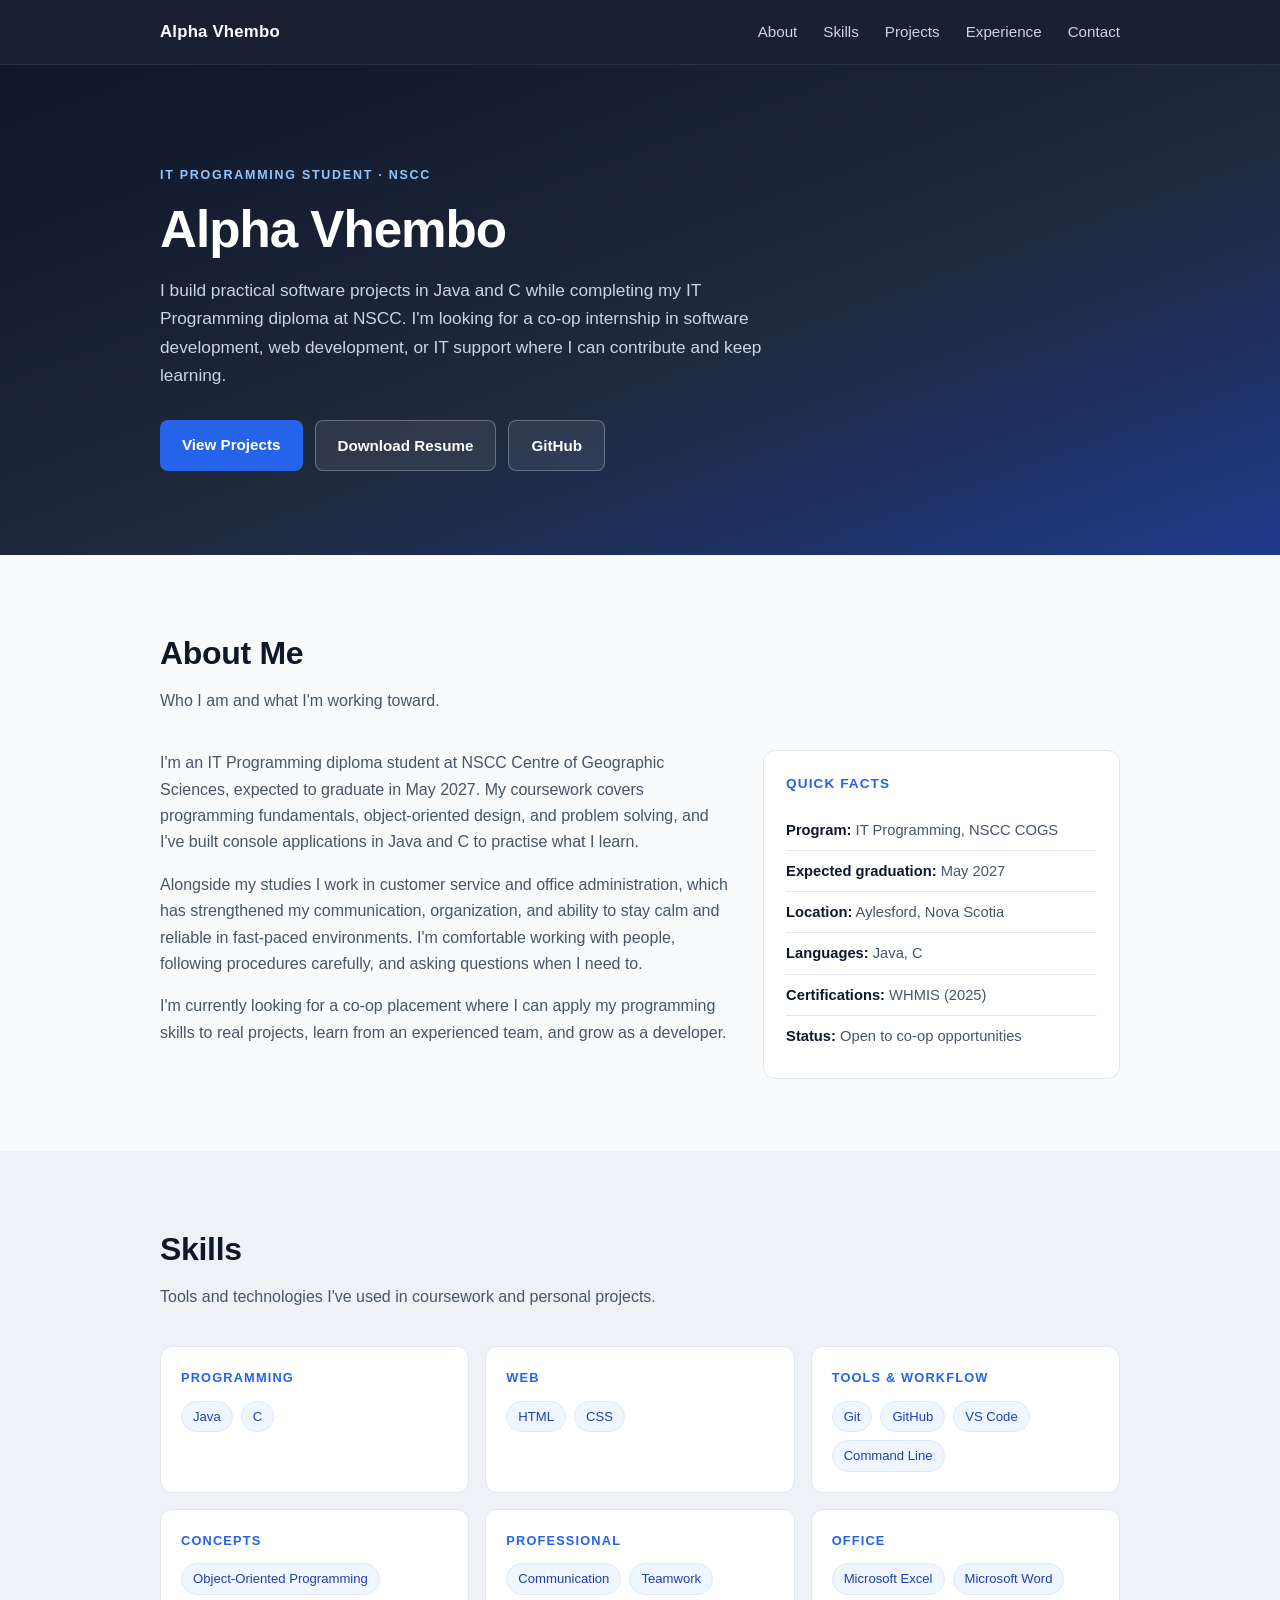
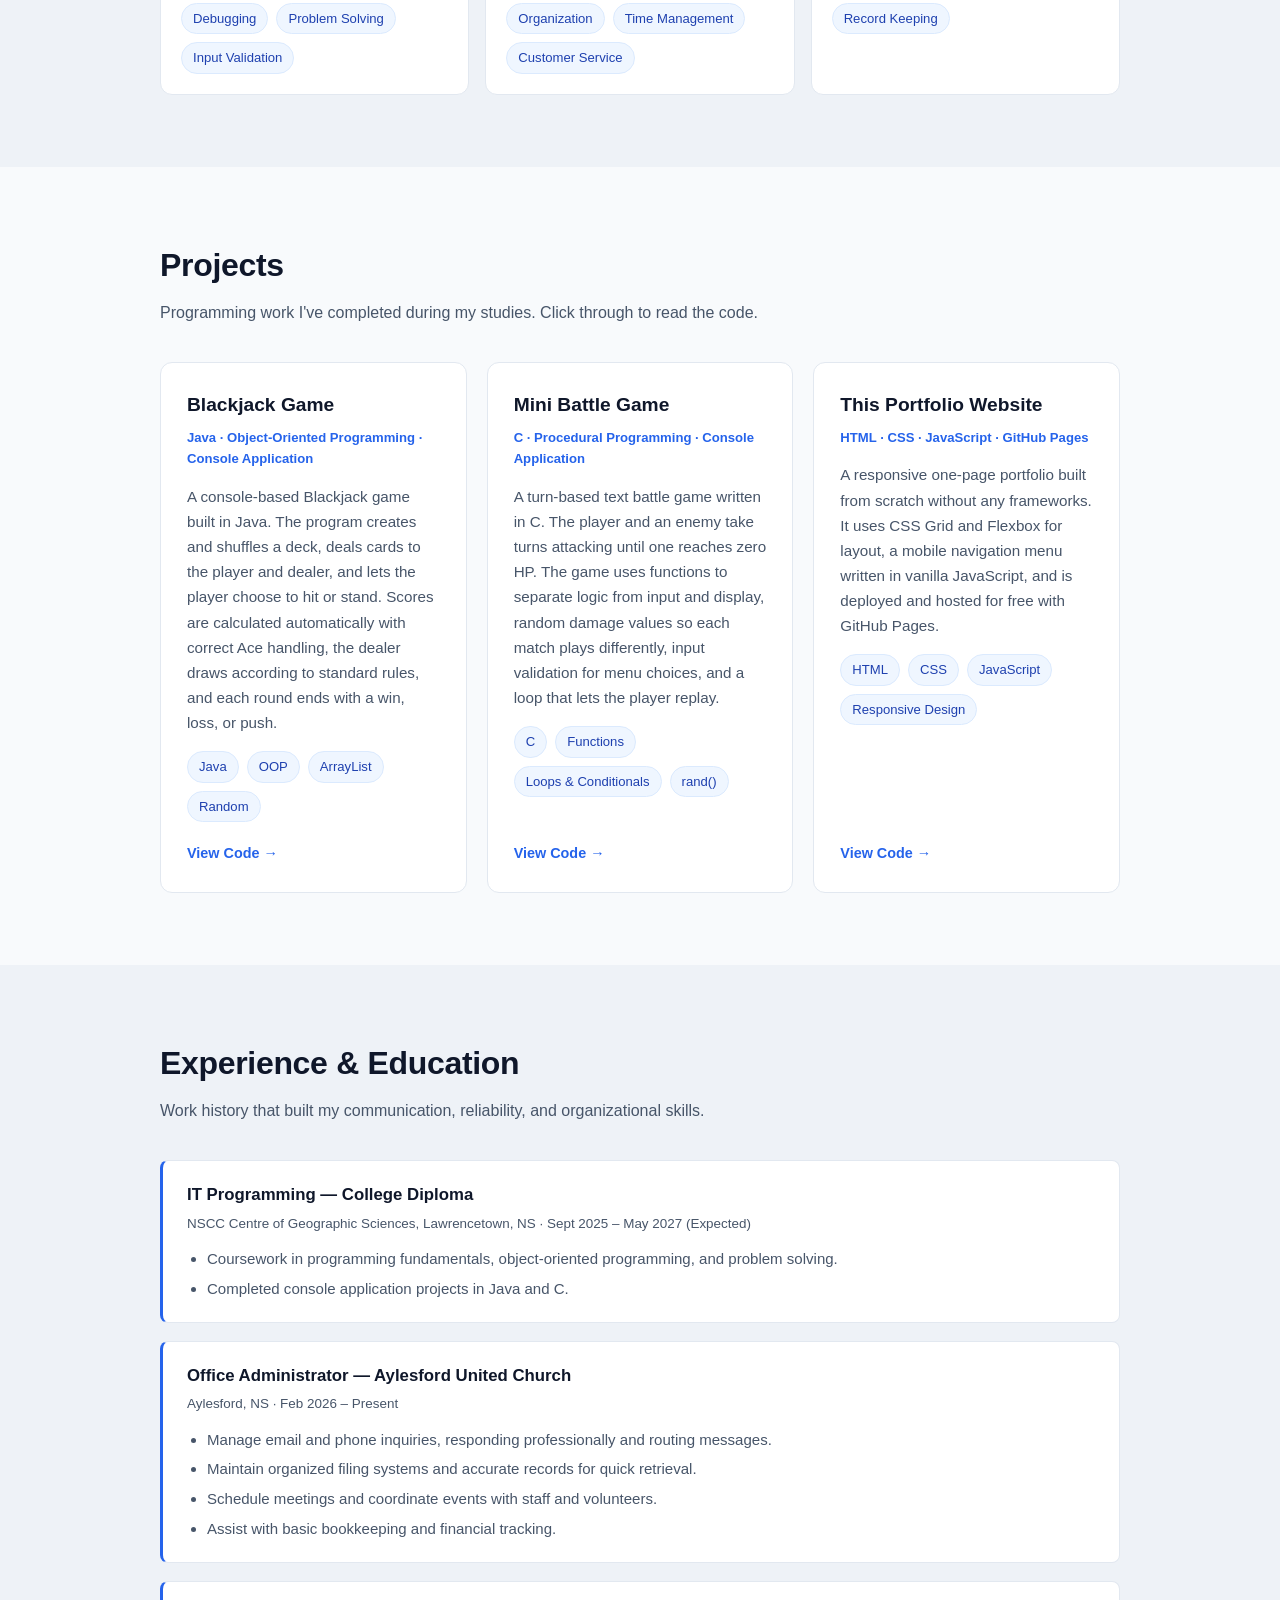
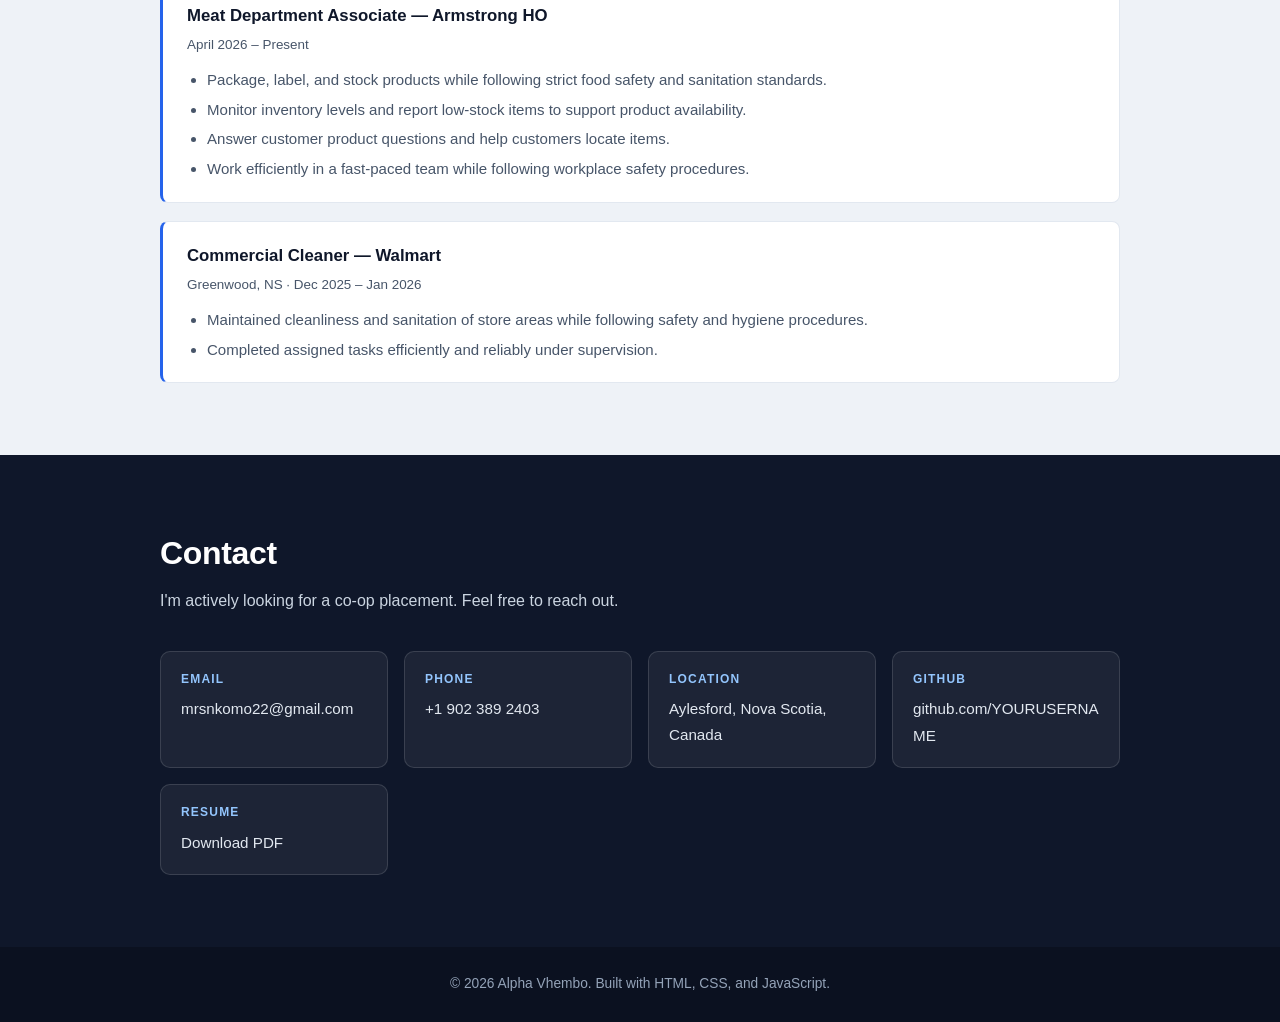
<file: index.html>
<!DOCTYPE html>
<html lang="en">
<head>
  <meta charset="UTF-8" />
  <meta name="viewport" content="width=device-width, initial-scale=1.0" />
  <title>Alpha Vhembo | IT Programming Student</title>
  <meta name="description" content="Alpha Vhembo — IT Programming student at NSCC seeking a co-op internship in software development, web development, or IT support." />
  <link rel="stylesheet" href="style.css" />
</head>
<body>
 
  <a class="skip-link" href="#main">Skip to content</a>
 
  <!-- ===== HEADER / NAV ===== -->
  <header class="site-header">
    <div class="container nav">
      <a class="brand" href="#home">Alpha Vhembo</a>
      <button class="nav-toggle" aria-label="Toggle menu" aria-expanded="false">&#9776;</button>
      <ul class="nav-links">
        <li><a href="#about">About</a></li>
        <li><a href="#skills">Skills</a></li>
        <li><a href="#projects">Projects</a></li>
        <li><a href="#experience">Experience</a></li>
        <li><a href="#contact">Contact</a></li>
      </ul>
    </div>
  </header>
 
  <main id="main">
 
    <!-- ===== HERO ===== -->
    <section class="hero" id="home">
      <div class="container">
        <p class="eyebrow">IT Programming Student &middot; NSCC</p>
        <h1>Alpha Vhembo</h1>
        <p class="lead">
          I build practical software projects in Java and C while completing my IT Programming
          diploma at NSCC. I'm looking for a co-op internship in software development,
          web development, or IT support where I can contribute and keep learning.
        </p>
        <div class="hero-actions">
          <a class="btn btn-primary" href="#projects">View Projects</a>
          <a class="btn btn-ghost" href="Alpha_Vhembo_Resume.pdf" download>Download Resume</a>
          <a class="btn btn-ghost" href="https://github.com/Alpha1233456789" target="_blank" rel="noopener">GitHub</a>
        </div>
      </div>
    </section>
 
    <!-- ===== ABOUT ===== -->
    <section id="about">
      <div class="container">
        <div class="section-head">
          <h2>About Me</h2>
          <p>Who I am and what I'm working toward.</p>
        </div>
        <div class="about-grid">
          <div class="about-text">
            <p>
              I'm an IT Programming diploma student at NSCC Centre of Geographic Sciences,
              expected to graduate in May 2027. My coursework covers programming fundamentals,
              object-oriented design, and problem solving, and I've built console applications
              in Java and C to practise what I learn.
            </p>
            <p>
              Alongside my studies I work in customer service and office administration, which
              has strengthened my communication, organization, and ability to stay calm and
              reliable in fast-paced environments. I'm comfortable working with people, following
              procedures carefully, and asking questions when I need to.
            </p>
            <p>
              I'm currently looking for a co-op placement where I can apply my programming
              skills to real projects, learn from an experienced team, and grow as a developer.
            </p>
          </div>
          <aside class="facts-card">
            <h3>Quick Facts</h3>
            <ul>
              <li><strong>Program:</strong> IT Programming, NSCC COGS</li>
              <li><strong>Expected graduation:</strong> May 2027</li>
              <li><strong>Location:</strong> Aylesford, Nova Scotia</li>
              <li><strong>Languages:</strong> Java, C</li>
              <li><strong>Certifications:</strong> WHMIS (2025)</li>
              <li><strong>Status:</strong> Open to co-op opportunities</li>
            </ul>
          </aside>
        </div>
      </div>
    </section>
 
    <!-- ===== SKILLS ===== -->
    <section id="skills" class="section-alt">
      <div class="container">
        <div class="section-head">
          <h2>Skills</h2>
          <p>Tools and technologies I've used in coursework and personal projects.</p>
        </div>
        <div class="skills-grid">
 
          <div class="skill-card">
            <h3>Programming</h3>
            <ul>
              <li class="tag">Java</li>
              <li class="tag">C</li>
            </ul>
          </div>
 
          <div class="skill-card">
            <h3>Web</h3>
            <ul>
              <li class="tag">HTML</li>
              <li class="tag">CSS</li>
            </ul>
          </div>
 
          <div class="skill-card">
            <h3>Tools &amp; Workflow</h3>
            <ul>
              <li class="tag">Git</li>
              <li class="tag">GitHub</li>
              <li class="tag">VS Code</li>
              <li class="tag">Command Line</li>
            </ul>
          </div>
 
          <div class="skill-card">
            <h3>Concepts</h3>
            <ul>
              <li class="tag">Object-Oriented Programming</li>
              <li class="tag">Debugging</li>
              <li class="tag">Problem Solving</li>
              <li class="tag">Input Validation</li>
            </ul>
          </div>
 
          <div class="skill-card">
            <h3>Professional</h3>
            <ul>
              <li class="tag">Communication</li>
              <li class="tag">Teamwork</li>
              <li class="tag">Organization</li>
              <li class="tag">Time Management</li>
              <li class="tag">Customer Service</li>
            </ul>
          </div>
 
          <div class="skill-card">
            <h3>Office</h3>
            <ul>
              <li class="tag">Microsoft Excel</li>
              <li class="tag">Microsoft Word</li>
              <li class="tag">Record Keeping</li>
            </ul>
          </div>
 
        </div>
      </div>
    </section>
 
    <!-- ===== PROJECTS ===== -->
    <section id="projects">
      <div class="container">
        <div class="section-head">
          <h2>Projects</h2>
          <p>Programming work I've completed during my studies. Click through to read the code.</p>
        </div>
 
        <div class="projects-grid">
 
          <!-- PROJECT 1 -->
          <article class="project-card">
            <h3>Blackjack Game</h3>
            <p class="project-meta">Java &middot; Object-Oriented Programming &middot; Console Application</p>
            <p>
              A console-based Blackjack game built in Java. The program creates and shuffles a
              deck, deals cards to the player and dealer, and lets the player choose to hit or
              stand. Scores are calculated automatically with correct Ace handling, the dealer
              draws according to standard rules, and each round ends with a win, loss, or push.
            </p>
            <ul>
              <li class="tag">Java</li>
              <li class="tag">OOP</li>
              <li class="tag">ArrayList</li>
              <li class="tag">Random</li>
            </ul>
            <div class="project-links">
              <a href="https://github.com/Alpha1233456789/blackjack-java" target="_blank" rel="noopener">View Code &rarr;</a>
            </div>
          </article>
 
          <!-- PROJECT 2 -->
          <article class="project-card">
            <h3>Mini Battle Game</h3>
            <p class="project-meta">C &middot; Procedural Programming &middot; Console Application</p>
            <p>
              A turn-based text battle game written in C. The player and an enemy take turns
              attacking until one reaches zero HP. The game uses functions to separate logic
              from input and display, random damage values so each match plays differently,
              input validation for menu choices, and a loop that lets the player replay.
            </p>
            <ul>
              <li class="tag">C</li>
              <li class="tag">Functions</li>
              <li class="tag">Loops &amp; Conditionals</li>
              <li class="tag">rand()</li>
            </ul>
            <div class="project-links">
              <a href="https://github.com/Alpha1233456789/mini-battle-game-c" target="_blank" rel="noopener">View Code &rarr;</a>
            </div>
          </article>
 
          <!-- PROJECT 3 -->
          <article class="project-card">
            <h3>This Portfolio Website</h3>
            <p class="project-meta">HTML &middot; CSS &middot; JavaScript &middot; GitHub Pages</p>
            <p>
              A responsive one-page portfolio built from scratch without any frameworks. It uses
              CSS Grid and Flexbox for layout, a mobile navigation menu written in vanilla
              JavaScript, and is deployed and hosted for free with GitHub Pages.
            </p>
            <ul>
              <li class="tag">HTML</li>
              <li class="tag">CSS</li>
              <li class="tag">JavaScript</li>
              <li class="tag">Responsive Design</li>
            </ul>
            <div class="project-links">
              <a href="https://github.com/Alpha1233456789/Alpha1233456789.github.io" target="_blank" rel="noopener">View Code &rarr;</a>
            </div>
          </article>
 
        </div>
      </div>
    </section>
 
    <!-- ===== EXPERIENCE ===== -->
    <section id="experience" class="section-alt">
      <div class="container">
        <div class="section-head">
          <h2>Experience &amp; Education</h2>
          <p>Work history that built my communication, reliability, and organizational skills.</p>
        </div>
 
        <div class="exp-list">
 
          <article class="exp-item">
            <h3>IT Programming — College Diploma</h3>
            <p class="exp-meta">NSCC Centre of Geographic Sciences, Lawrencetown, NS &middot; Sept 2025 – May 2027 (Expected)</p>
            <ul>
              <li>Coursework in programming fundamentals, object-oriented programming, and problem solving.</li>
              <li>Completed console application projects in Java and C.</li>
            </ul>
          </article>
 
          <article class="exp-item">
            <h3>Office Administrator — Aylesford United Church</h3>
            <p class="exp-meta">Aylesford, NS &middot; Feb 2026 – Present</p>
            <ul>
              <li>Manage email and phone inquiries, responding professionally and routing messages.</li>
              <li>Maintain organized filing systems and accurate records for quick retrieval.</li>
              <li>Schedule meetings and coordinate events with staff and volunteers.</li>
              <li>Assist with basic bookkeeping and financial tracking.</li>
            </ul>
          </article>
 
          <article class="exp-item">
            <h3>Meat Department Associate — Armstrong HO</h3>
            <p class="exp-meta">April 2026 – Present</p>
            <ul>
              <li>Package, label, and stock products while following strict food safety and sanitation standards.</li>
              <li>Monitor inventory levels and report low-stock items to support product availability.</li>
              <li>Answer customer product questions and help customers locate items.</li>
              <li>Work efficiently in a fast-paced team while following workplace safety procedures.</li>
            </ul>
          </article>
 
          <article class="exp-item">
            <h3>Commercial Cleaner — Walmart</h3>
            <p class="exp-meta">Greenwood, NS &middot; Dec 2025 – Jan 2026</p>
            <ul>
              <li>Maintained cleanliness and sanitation of store areas while following safety and hygiene procedures.</li>
              <li>Completed assigned tasks efficiently and reliably under supervision.</li>
            </ul>
          </article>
 
        </div>
      </div>
    </section>
 
    <!-- ===== CONTACT ===== -->
    <section id="contact" class="contact">
      <div class="container">
        <div class="section-head">
          <h2>Contact</h2>
          <p>I'm actively looking for a co-op placement. Feel free to reach out.</p>
        </div>
        <div class="contact-grid">
 
          <div class="contact-card">
            <span>Email</span>
            <a href="mailto:mrsnkomo22@gmail.com">mrsnkomo22@gmail.com</a>
          </div>
 
          <div class="contact-card">
            <span>Phone</span>
            <a href="tel:+19023892403">+1 902 389 2403</a>
          </div>
 
          <div class="contact-card">
            <span>Location</span>
            <p>Aylesford, Nova Scotia, Canada</p>
          </div>
 
          <div class="contact-card">
            <span>GitHub</span>
            <a href="https://github.com/Alpha1233456789" target="_blank" rel="noopener">github.com/YOURUSERNAME</a>
          </div>
 
          <div class="contact-card">
            <span>Resume</span>
            <a href="Alpha_Vhembo_Resume.pdf" download>Download PDF</a>
          </div>
 
        </div>
      </div>
    </section>
 
  </main>
 
  <footer class="site-footer">
    <div class="container">
      <p>&copy; <span id="year">2026</span> Alpha Vhembo. Built with HTML, CSS, and JavaScript.</p>
    </div>
  </footer>
 
  <script src="script.js"></script>
</body>
</html>
</file>
<file: style.css>
/* ============================================
   Alpha Vhembo — Portfolio Styles
   ============================================ */
 
:root {
  --bg: #f8fafc;
  --surface: #ffffff;
  --text: #0f172a;
  --muted: #475569;
  --border: #e2e8f0;
  --accent: #2563eb;
  --accent-dark: #1d4ed8;
  --dark: #0f172a;
  --radius: 12px;
  --max: 1000px;
}
 
* {
  box-sizing: border-box;
  margin: 0;
  padding: 0;
}
 
html {
  scroll-behavior: smooth;
  scroll-padding-top: 80px;
}
 
body {
  font-family: -apple-system, BlinkMacSystemFont, "Segoe UI", Roboto, Helvetica, Arial, sans-serif;
  background: var(--bg);
  color: var(--text);
  line-height: 1.65;
  -webkit-font-smoothing: antialiased;
}
 
img { max-width: 100%; display: block; }
a { color: var(--accent); }
 
.container {
  width: 100%;
  max-width: var(--max);
  margin: 0 auto;
  padding: 0 20px;
}
 
/* ---------- Accessibility ---------- */
.skip-link {
  position: absolute;
  left: -9999px;
  top: 0;
  background: var(--accent);
  color: #fff;
  padding: 10px 16px;
  z-index: 100;
  border-radius: 0 0 8px 0;
}
.skip-link:focus { left: 0; }
 
a:focus-visible,
button:focus-visible {
  outline: 3px solid #93c5fd;
  outline-offset: 2px;
}
 
/* ---------- Header / Nav ---------- */
.site-header {
  position: sticky;
  top: 0;
  z-index: 50;
  background: rgba(15, 23, 42, 0.96);
  backdrop-filter: blur(8px);
  border-bottom: 1px solid rgba(255, 255, 255, 0.08);
}
 
.nav {
  display: flex;
  align-items: center;
  justify-content: space-between;
  height: 64px;
  position: relative;
}
 
.brand {
  color: #ffffff;
  font-weight: 700;
  text-decoration: none;
  font-size: 1.05rem;
  letter-spacing: 0.2px;
}
 
.nav-links {
  display: flex;
  gap: 26px;
  list-style: none;
}
 
.nav-links a {
  color: #cbd5e1;
  text-decoration: none;
  font-size: 0.95rem;
  font-weight: 500;
  transition: color 0.15s ease;
}
 
.nav-links a:hover { color: #ffffff; }
 
.nav-toggle {
  display: none;
  background: none;
  border: 0;
  color: #ffffff;
  font-size: 1.6rem;
  line-height: 1;
  cursor: pointer;
  padding: 4px 8px;
}
 
/* ---------- Hero ---------- */
.hero {
  background: linear-gradient(160deg, #0f172a 0%, #1e293b 55%, #1e3a8a 100%);
  color: #ffffff;
  padding: 96px 0 84px;
}
 
.eyebrow {
  display: inline-block;
  font-size: 0.78rem;
  letter-spacing: 0.14em;
  text-transform: uppercase;
  color: #93c5fd;
  font-weight: 700;
  margin-bottom: 16px;
}
 
.hero h1 {
  font-size: clamp(2rem, 5vw, 3.2rem);
  line-height: 1.1;
  margin-bottom: 18px;
  letter-spacing: -0.02em;
}
 
.hero .lead {
  font-size: 1.08rem;
  color: #cbd5e1;
  max-width: 640px;
  margin-bottom: 30px;
}
 
.hero-actions {
  display: flex;
  flex-wrap: wrap;
  gap: 12px;
}
 
.btn {
  display: inline-block;
  padding: 12px 22px;
  border-radius: 8px;
  font-weight: 600;
  font-size: 0.95rem;
  text-decoration: none;
  transition: transform 0.15s ease, background 0.2s ease;
}
 
.btn:hover { transform: translateY(-2px); }
 
.btn-primary {
  background: var(--accent);
  color: #ffffff;
}
.btn-primary:hover { background: var(--accent-dark); }
 
.btn-ghost {
  background: rgba(255, 255, 255, 0.08);
  color: #ffffff;
  border: 1px solid rgba(255, 255, 255, 0.28);
}
.btn-ghost:hover { background: rgba(255, 255, 255, 0.18); }
 
/* ---------- Sections ---------- */
section { padding: 72px 0; }
 
.section-alt { background: #eef2f7; }
 
.section-head {
  margin-bottom: 36px;
  max-width: 680px;
}
 
.section-head h2 {
  font-size: clamp(1.5rem, 3vw, 2rem);
  margin-bottom: 8px;
  letter-spacing: -0.01em;
}
 
.section-head p { color: var(--muted); }
 
/* ---------- About ---------- */
.about-grid {
  display: grid;
  grid-template-columns: 1.6fr 1fr;
  gap: 32px;
  align-items: start;
}
 
.about-text p { margin-bottom: 16px; color: var(--muted); }
.about-text p:last-child { margin-bottom: 0; }
 
.facts-card {
  background: var(--surface);
  border: 1px solid var(--border);
  border-radius: var(--radius);
  padding: 22px;
}
 
.facts-card h3 {
  font-size: 0.85rem;
  text-transform: uppercase;
  letter-spacing: 0.08em;
  color: var(--accent);
  margin-bottom: 14px;
}
 
.facts-card ul { list-style: none; }
 
.facts-card li {
  font-size: 0.92rem;
  color: var(--muted);
  padding: 8px 0;
  border-bottom: 1px solid var(--border);
}
 
.facts-card li:last-child { border-bottom: 0; }
.facts-card strong { color: var(--text); }
 
/* ---------- Skills ---------- */
.skills-grid {
  display: grid;
  grid-template-columns: repeat(auto-fit, minmax(240px, 1fr));
  gap: 16px;
}
 
.skill-card {
  background: var(--surface);
  border: 1px solid var(--border);
  border-radius: var(--radius);
  padding: 20px;
}
 
.skill-card h3 {
  font-size: 0.8rem;
  text-transform: uppercase;
  letter-spacing: 0.09em;
  color: var(--accent);
  margin-bottom: 12px;
}
 
.skill-card ul {
  list-style: none;
  display: flex;
  flex-wrap: wrap;
  gap: 8px;
}
 
.tag {
  background: #eff6ff;
  color: #1e40af;
  border: 1px solid #dbeafe;
  padding: 4px 11px;
  border-radius: 999px;
  font-size: 0.82rem;
  font-weight: 500;
  white-space: nowrap;
}
 
/* ---------- Projects ---------- */
.projects-grid {
  display: grid;
  grid-template-columns: repeat(auto-fit, minmax(300px, 1fr));
  gap: 20px;
}
 
.project-card {
  background: var(--surface);
  border: 1px solid var(--border);
  border-radius: var(--radius);
  padding: 26px;
  display: flex;
  flex-direction: column;
  transition: box-shadow 0.2s ease, transform 0.2s ease;
}
 
.project-card:hover {
  box-shadow: 0 14px 28px -14px rgba(15, 23, 42, 0.3);
  transform: translateY(-3px);
}
 
.project-card h3 {
  font-size: 1.2rem;
  margin-bottom: 6px;
}
 
.project-meta {
  font-size: 0.82rem;
  color: var(--accent);
  font-weight: 600;
  margin-bottom: 14px;
}
 
.project-card > p:not(.project-meta) {
  color: var(--muted);
  font-size: 0.95rem;
  margin-bottom: 16px;
}
 
.project-card ul {
  list-style: none;
  display: flex;
  flex-wrap: wrap;
  gap: 8px;
  margin-bottom: 20px;
}
 
.project-links {
  margin-top: auto;
  display: flex;
  gap: 18px;
  font-weight: 600;
  font-size: 0.9rem;
}
 
.project-links a { text-decoration: none; }
.project-links a:hover { text-decoration: underline; }
 
/* ---------- Experience ---------- */
.exp-list { display: grid; gap: 18px; }
 
.exp-item {
  background: var(--surface);
  border: 1px solid var(--border);
  border-left: 3px solid var(--accent);
  border-radius: 8px;
  padding: 20px 24px;
}
 
.exp-item h3 { font-size: 1.05rem; margin-bottom: 4px; }
 
.exp-meta {
  font-size: 0.84rem;
  color: var(--muted);
  margin-bottom: 12px;
  font-weight: 500;
}
 
.exp-item ul {
  list-style: disc;
  padding-left: 20px;
  color: var(--muted);
  font-size: 0.94rem;
}
 
.exp-item li { margin-bottom: 5px; }
.exp-item li:last-child { margin-bottom: 0; }
 
/* ---------- Contact ---------- */
.contact {
  background: var(--dark);
  color: #ffffff;
}
 
.contact .section-head h2 { color: #ffffff; }
.contact .section-head p { color: #cbd5e1; }
 
.contact-grid {
  display: grid;
  grid-template-columns: repeat(auto-fit, minmax(220px, 1fr));
  gap: 16px;
}
 
.contact-card {
  background: rgba(255, 255, 255, 0.06);
  border: 1px solid rgba(255, 255, 255, 0.13);
  border-radius: 10px;
  padding: 18px 20px;
}
 
.contact-card span {
  display: block;
  font-size: 0.75rem;
  text-transform: uppercase;
  letter-spacing: 0.1em;
  color: #93c5fd;
  font-weight: 700;
  margin-bottom: 7px;
}
 
.contact-card a,
.contact-card p {
  color: #e2e8f0;
  text-decoration: none;
  font-size: 0.95rem;
  word-break: break-word;
}
 
.contact-card a:hover {
  color: #ffffff;
  text-decoration: underline;
}
 
/* ---------- Footer ---------- */
.site-footer {
  background: #0b1120;
  color: #94a3b8;
  padding: 26px 0;
  font-size: 0.86rem;
  text-align: center;
}
 
/* ---------- Responsive ---------- */
@media (max-width: 820px) {
  .about-grid { grid-template-columns: 1fr; }
}
 
@media (max-width: 720px) {
  .nav-toggle { display: block; }
 
  .nav-links {
    position: absolute;
    top: 64px;
    left: 0;
    right: 0;
    background: #0f172a;
    flex-direction: column;
    gap: 0;
    padding: 0 20px;
    max-height: 0;
    overflow: hidden;
    transition: max-height 0.3s ease, padding 0.3s ease;
    border-bottom: 1px solid rgba(255, 255, 255, 0.08);
  }
 
  .nav-links.open {
    max-height: 340px;
    padding: 6px 20px 14px;
  }
 
  .nav-links a {
    display: block;
    padding: 13px 0;
    border-bottom: 1px solid rgba(255, 255, 255, 0.07);
  }
 
  .hero { padding: 68px 0 60px; }
  section { padding: 52px 0; }
}
 
@media (prefers-reduced-motion: reduce) {
  html { scroll-behavior: auto; }
  * { transition: none !important; animation: none !important; }
}
</file>
